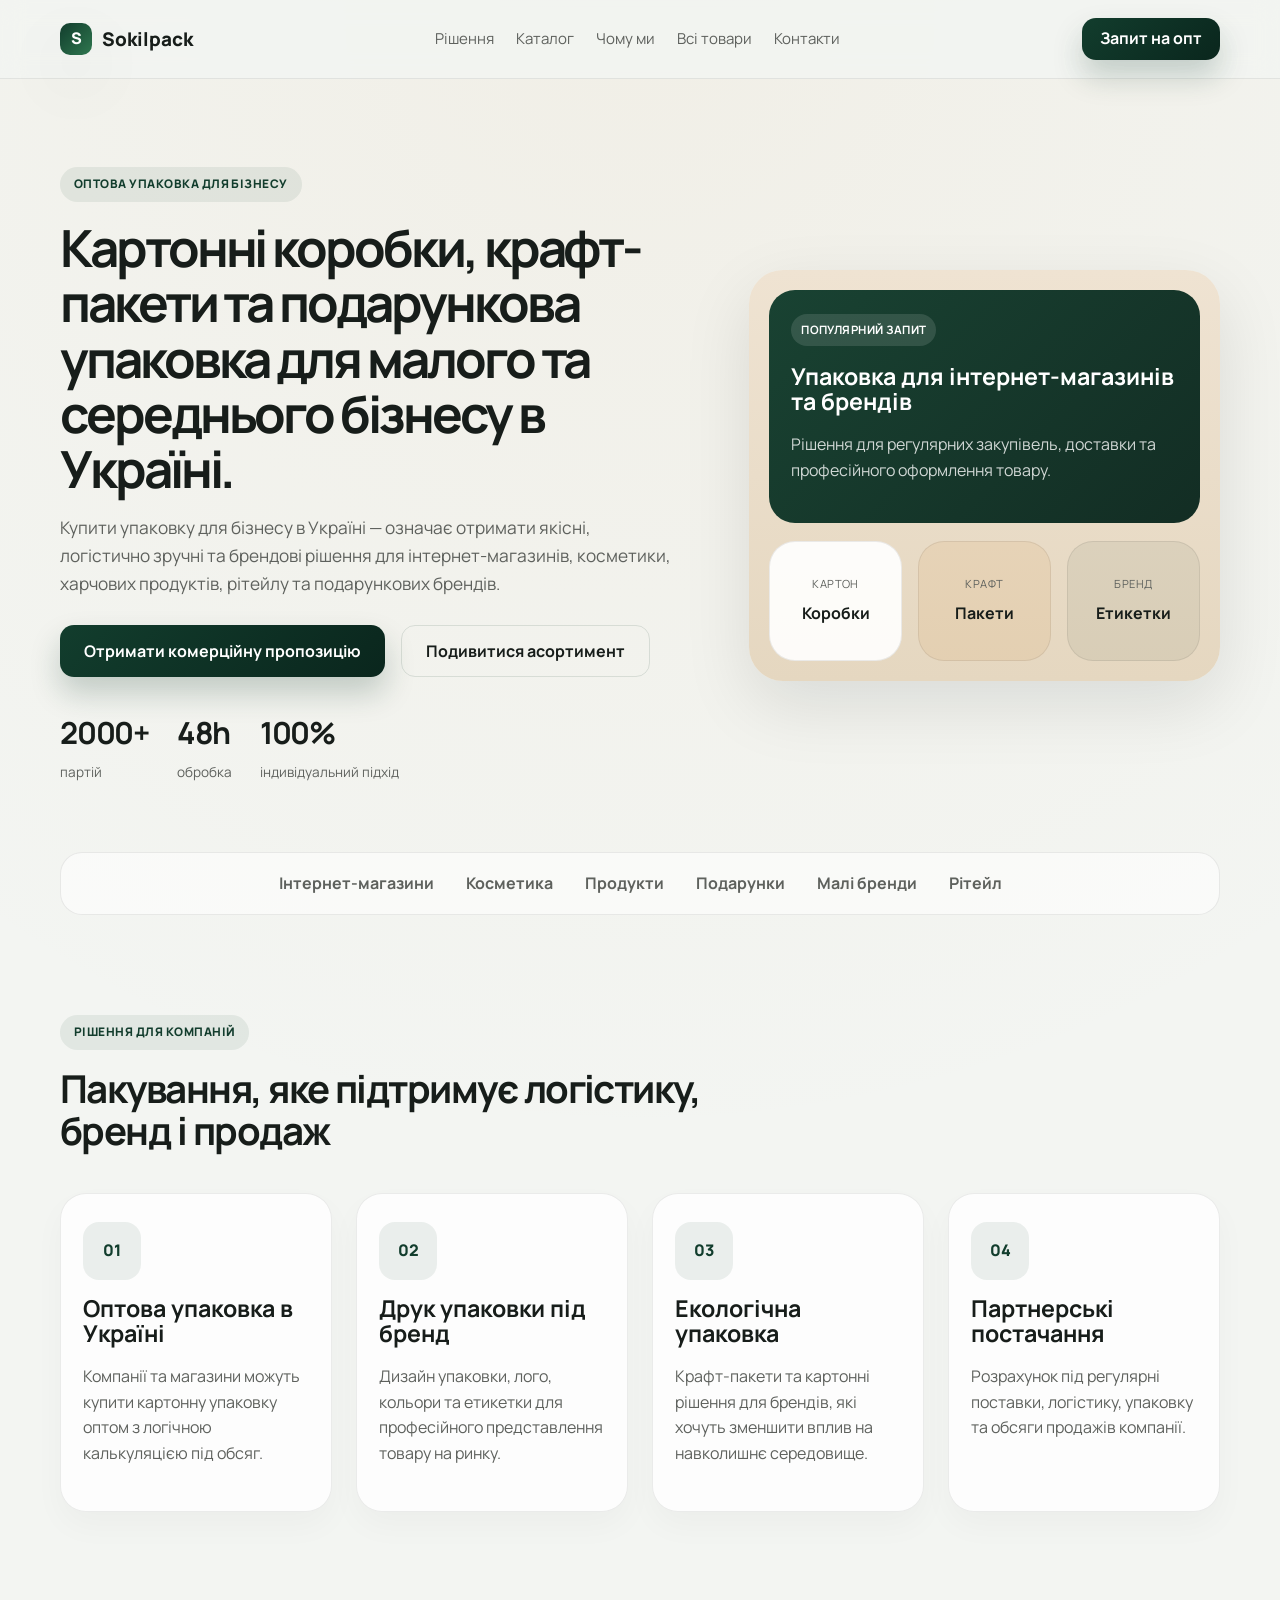
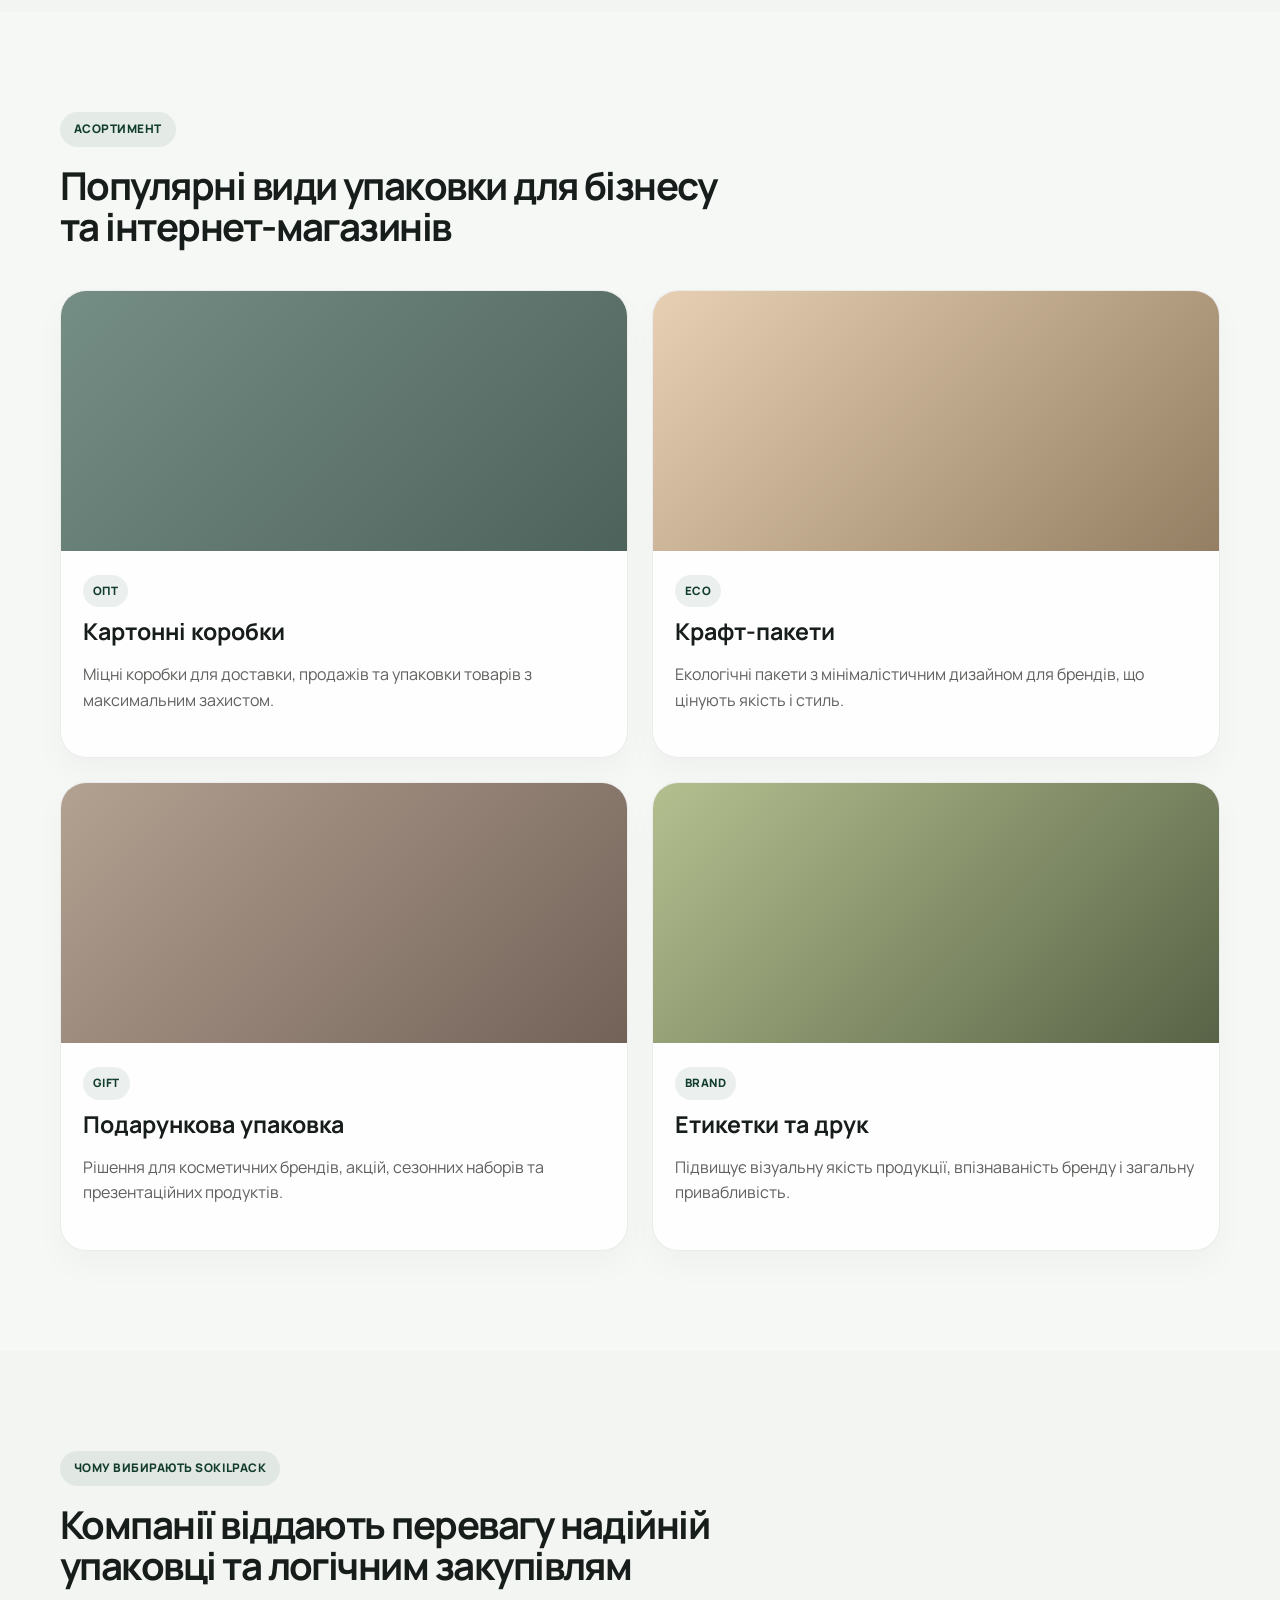
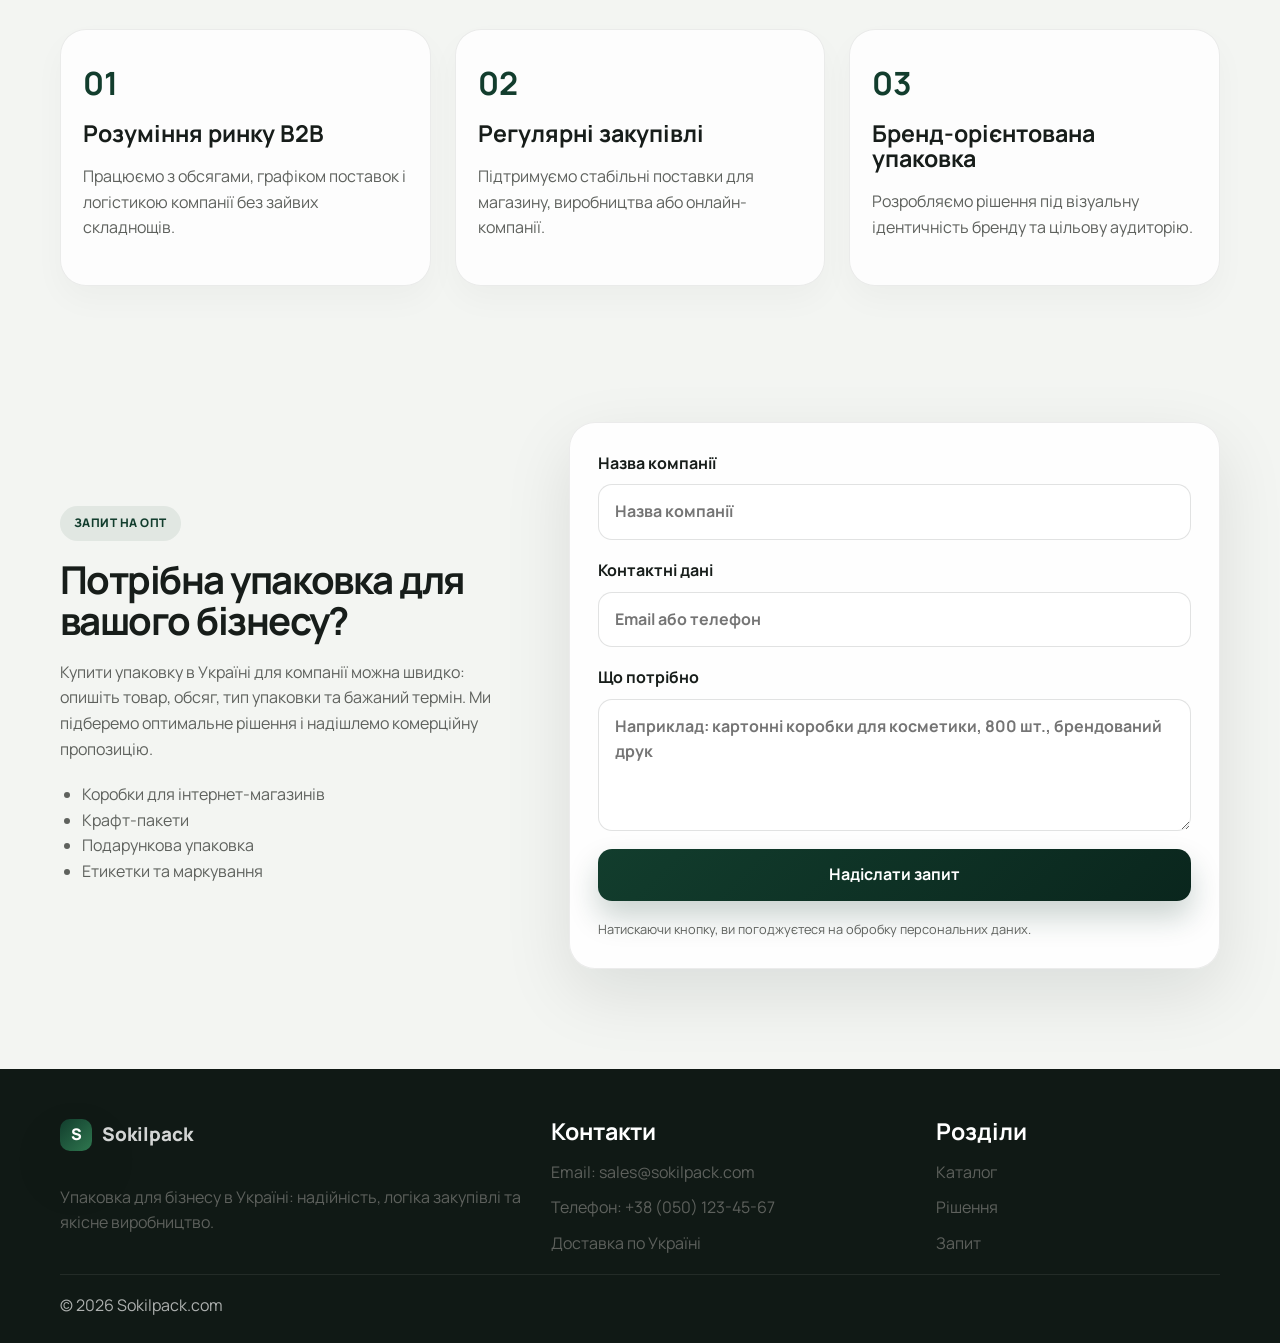
<file: index.html>
<!DOCTYPE html>
<html lang="uk">
  <head>
    <meta charset="UTF-8" />
    <meta name="viewport" content="width=device-width, initial-scale=1.0" />
    <meta name="robots" content="index, follow" />
    <meta name="description" content="Sokilpack — упаковка для бізнесу в Україні: картонні коробки, крафт-пакети, подарункова упаковка, друк упаковки та оптові рішення для компаній." />
    <meta name="keywords" content="упаковка для бізнесу, картонні коробки, крафт-пакети, подарункова упаковка, упаковка оптом, друк упаковки, коробки для інтернет-магазину, упаковка в Україні" />
    <meta property="og:title" content="Sokilpack | Упаковка для бізнесу в Україні" />
    <meta property="og:description" content="Купити упаковку для бізнесу в Україні: картонні коробки, пакети, подарункова упаковка та брендована тара під ваш продукт." />
    <meta property="og:type" content="website" />
    <meta property="og:url" content="https://sokilpack.com/" />
    <link rel="canonical" href="https://sokilpack.com/" />
    <title>Sokilpack | Упаковка для бізнесу в Україні</title>
    <link rel="preconnect" href="https://fonts.googleapis.com" />
    <link rel="preconnect" href="https://fonts.gstatic.com" crossorigin />
    <link href="https://fonts.googleapis.com/css2?family=Manrope:wght@400;500;600;700;800&display=swap" rel="stylesheet" />
    <link rel="stylesheet" href="styles.css" />
    <script type="application/ld+json">
      {
        "@context": "https://schema.org",
        "@type": "LocalBusiness",
        "name": "Sokilpack",
        "description": "Упаковка для бізнесу в Україні: картонні коробки, крафт-пакети, подарункова упаковка та друк упаковки.",
        "telephone": "+380501234567",
        "email": "sales@sokilpack.com",
        "areaServed": "Ukraine",
        "url": "https://sokilpack.com/"
      }
    </script>
  </head>
  <body>
    <header class="site-header">
      <div class="container nav">
        <div class="brand">
          <span class="brand-mark">S</span>
          <span>Sokilpack</span>
        </div>

        <nav class="main-nav" aria-label="Основна навігація">
          <a href="#solutions">Рішення</a>
          <a href="#catalog">Каталог</a>
          <a href="#why-us">Чому ми</a>
          <a href="catalog.html">Всі товари</a>
          <a href="#contacts">Контакти</a>
        </nav>

        <a class="button button-small" href="#order">Запит на опт</a>
      </div>
    </header>

    <main>
      <section class="hero">
        <div class="container hero-grid">
          <div class="hero-copy">
            <span class="eyebrow">Оптова упаковка для бізнесу</span>
            <h1>Картонні коробки, крафт-пакети та подарункова упаковка для малого та середнього бізнесу в Україні.</h1>
            <p class="lead">
              Купити упаковку для бізнесу в Україні — означає отримати якісні, логістично зручні та брендові рішення для інтернет-магазинів, косметики, харчових продуктів, рітейлу та подарункових брендів.
            </p>

            <div class="hero-actions">
              <a class="button" href="#order">Отримати комерційну пропозицію</a>
              <a class="button button-secondary" href="catalog.html">Подивитися асортимент</a>
            </div>

            <ul class="hero-stats">
              <li><strong>2000+</strong><span>партій</span></li>
              <li><strong>48h</strong><span>обробка</span></li>
              <li><strong>100%</strong><span>індивідуальний підхід</span></li>
            </ul>
          </div>

          <div class="hero-panel">
            <div class="panel-card panel-big">
              <span class="mini-tag">Популярний запит</span>
              <h3>Упаковка для інтернет-магазинів та брендів</h3>
              <p>Рішення для регулярних закупівель, доставки та професійного оформлення товару.</p>
            </div>
            <div class="mini-grid">
              <div class="panel-card panel-mini">
                <span>Картон</span>
                <strong>Коробки</strong>
              </div>
              <div class="panel-card panel-mini accent">
                <span>Крафт</span>
                <strong>Пакети</strong>
              </div>
              <div class="panel-card panel-mini warm">
                <span>Бренд</span>
                <strong>Етикетки</strong>
              </div>
            </div>
          </div>
        </div>
      </section>

      <section class="trust-bar">
        <div class="container trust-list">
          <span>Інтернет-магазини</span>
          <span>Косметика</span>
          <span>Продукти</span>
          <span>Подарунки</span>
          <span>Малі бренди</span>
          <span>Рітейл</span>
        </div>
      </section>

      <section id="solutions" class="section">
        <div class="container">
          <div class="section-head">
            <span class="eyebrow">Рішення для компаній</span>
            <h2>Пакування, яке підтримує логістику, бренд і продаж</h2>
          </div>

          <div class="features-grid">
            <article class="feature-card">
              <div class="icon">01</div>
              <h3>Оптова упаковка в Україні</h3>
              <p>Компанії та магазини можуть купити картонну упаковку оптом з логічною калькуляцією під обсяг.</p>
            </article>
            <article class="feature-card">
              <div class="icon">02</div>
              <h3>Друк упаковки під бренд</h3>
              <p>Дизайн упаковки, лого, кольори та етикетки для професійного представлення товару на ринку.</p>
            </article>
            <article class="feature-card">
              <div class="icon">03</div>
              <h3>Екологічна упаковка</h3>
              <p>Крафт-пакети та картонні рішення для брендів, які хочуть зменшити вплив на навколишнє середовище.</p>
            </article>
            <article class="feature-card">
              <div class="icon">04</div>
              <h3>Партнерські постачання</h3>
              <p>Розрахунок під регулярні поставки, логістику, упаковку та обсяги продажів компанії.</p>
            </article>
          </div>
        </div>
      </section>

      <section id="catalog" class="section alt-section">
        <div class="container">
          <div class="section-head">
            <span class="eyebrow">Асортимент</span>
            <h2>Популярні види упаковки для бізнесу та інтернет-магазинів</h2>
          </div>

          <div class="product-grid">
            <article class="product-card">
              <div class="product-image image-one"></div>
              <div class="product-content">
                <span class="tag">Опт</span>
                <h3><a href="products/kartonni-korobki.html">Картонні коробки</a></h3>
                <p>Міцні коробки для доставки, продажів та упаковки товарів з максимальним захистом.</p>
              </div>
            </article>

            <article class="product-card">
              <div class="product-image image-two"></div>
              <div class="product-content">
                <span class="tag">Eco</span>
                <h3><a href="products/kraft-pakety.html">Крафт-пакети</a></h3>
                <p>Екологічні пакети з мінімалістичним дизайном для брендів, що цінують якість і стиль.</p>
              </div>
            </article>

            <article class="product-card">
              <div class="product-image image-three"></div>
              <div class="product-content">
                <span class="tag">Gift</span>
                <h3><a href="products/podarunkova-upakovka.html">Подарункова упаковка</a></h3>
                <p>Рішення для косметичних брендів, акцій, сезонних наборів та презентаційних продуктів.</p>
              </div>
            </article>

            <article class="product-card">
              <div class="product-image image-four"></div>
              <div class="product-content">
                <span class="tag">Brand</span>
                <h3><a href="products/etyketky.html">Етикетки та друк</a></h3>
                <p>Підвищує візуальну якість продукції, впізнаваність бренду і загальну привабливість.</p>
              </div>
            </article>
          </div>
        </div>
      </section>

      <section id="why-us" class="section">
        <div class="container">
          <div class="section-head">
            <span class="eyebrow">Чому вибирають Sokilpack</span>
            <h2>Компанії віддають перевагу надійній упаковці та логічним закупівлям</h2>
          </div>

          <div class="why-grid">
            <div class="why-card">
              <strong>01</strong>
              <h3>Розуміння ринку B2B</h3>
              <p>Працюємо з обсягами, графіком поставок і логістикою компанії без зайвих складнощів.</p>
            </div>
            <div class="why-card">
              <strong>02</strong>
              <h3>Регулярні закупівлі</h3>
              <p>Підтримуємо стабільні поставки для магазину, виробництва або онлайн-компанії.</p>
            </div>
            <div class="why-card">
              <strong>03</strong>
              <h3>Бренд-орієнтована упаковка</h3>
              <p>Розробляємо рішення під візуальну ідентичність бренду та цільову аудиторію.</p>
            </div>
          </div>
        </div>
      </section>

      <section class="section form-section" id="order">
        <div class="container form-wrap">
          <div class="form-copy">
            <span class="eyebrow">Запит на опт</span>
            <h2>Потрібна упаковка для вашого бізнесу?</h2>
            <p>Купити упаковку в Україні для компанії можна швидко: опишіть товар, обсяг, тип упаковки та бажаний термін. Ми підберемо оптимальне рішення і надішлемо комерційну пропозицію.</p>
            <ul>
              <li>Коробки для інтернет-магазинів</li>
              <li>Крафт-пакети</li>
              <li>Подарункова упаковка</li>
              <li>Етикетки та маркування</li>
            </ul>
          </div>

          <form class="lead-form" id="leadForm">
            <label>
              Назва компанії
              <input type="text" name="company" placeholder="Назва компанії" required />
            </label>
            <label>
              Контактні дані
              <input type="text" name="contact" placeholder="Email або телефон" required />
            </label>
            <label>
              Що потрібно
              <textarea name="message" rows="4" placeholder="Наприклад: картонні коробки для косметики, 800 шт., брендований друк"></textarea>
            </label>
            <button type="submit" class="button">Надіслати запит</button>
            <p class="form-note">Натискаючи кнопку, ви погоджуєтеся на обробку персональних даних.</p>
          </form>
        </div>
      </section>
    </main>

    <footer id="contacts" class="site-footer">
      <div class="container footer-grid">
        <div>
          <div class="brand footer-brand">
            <span class="brand-mark">S</span>
            <span>Sokilpack</span>
          </div>
          <p>Упаковка для бізнесу в Україні: надійність, логіка закупівлі та якісне виробництво.</p>
        </div>

        <div>
          <h3>Контакти</h3>
          <ul>
            <li>Email: sales@sokilpack.com</li>
            <li>Телефон: +38 (050) 123-45-67</li>
            <li>Доставка по Україні</li>
          </ul>
        </div>

        <div>
          <h3>Розділи</h3>
          <ul>
            <li><a href="catalog.html">Каталог</a></li>
            <li><a href="#solutions">Рішення</a></li>
            <li><a href="#order">Запит</a></li>
          </ul>
        </div>
      </div>

      <div class="container copyright">
        <span>© <span id="year"></span> Sokilpack.com</span>
      </div>
    </footer>

    <script src="script.js"></script>
  </body>
</html>
</file>
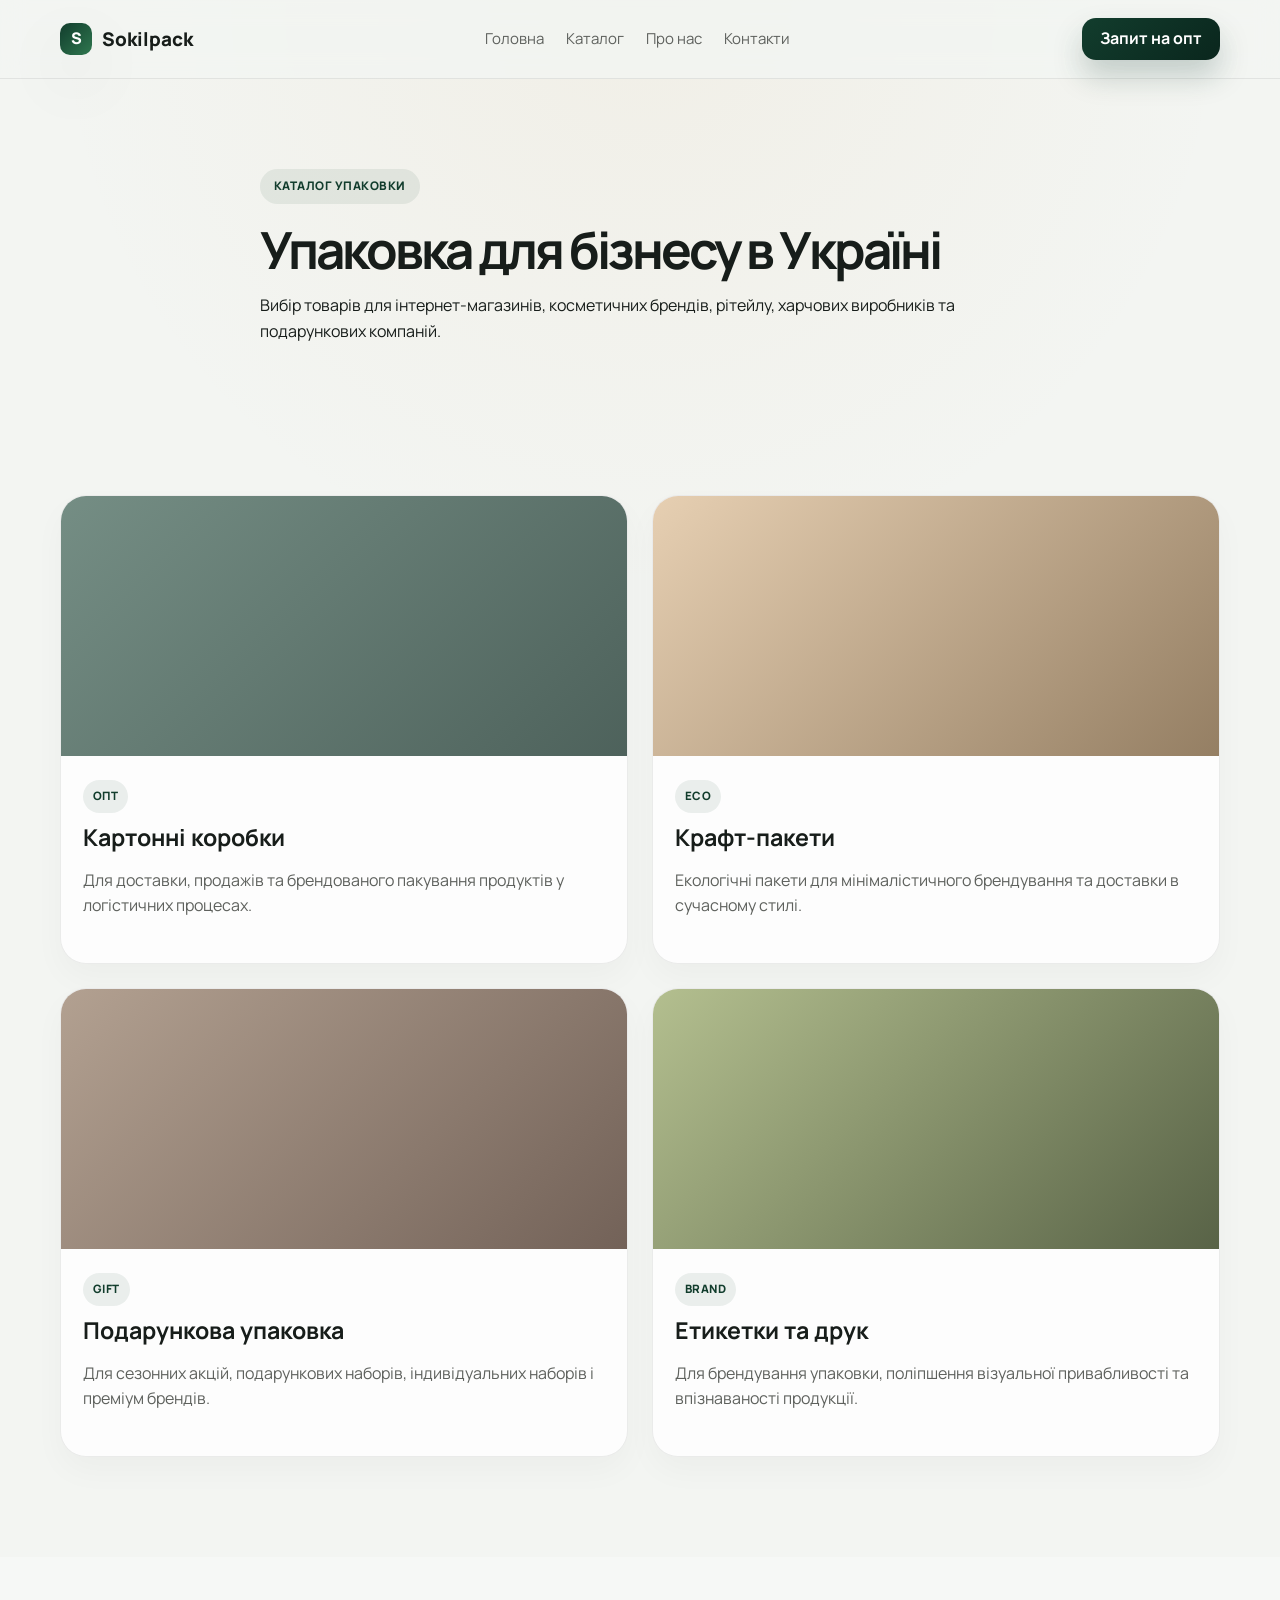
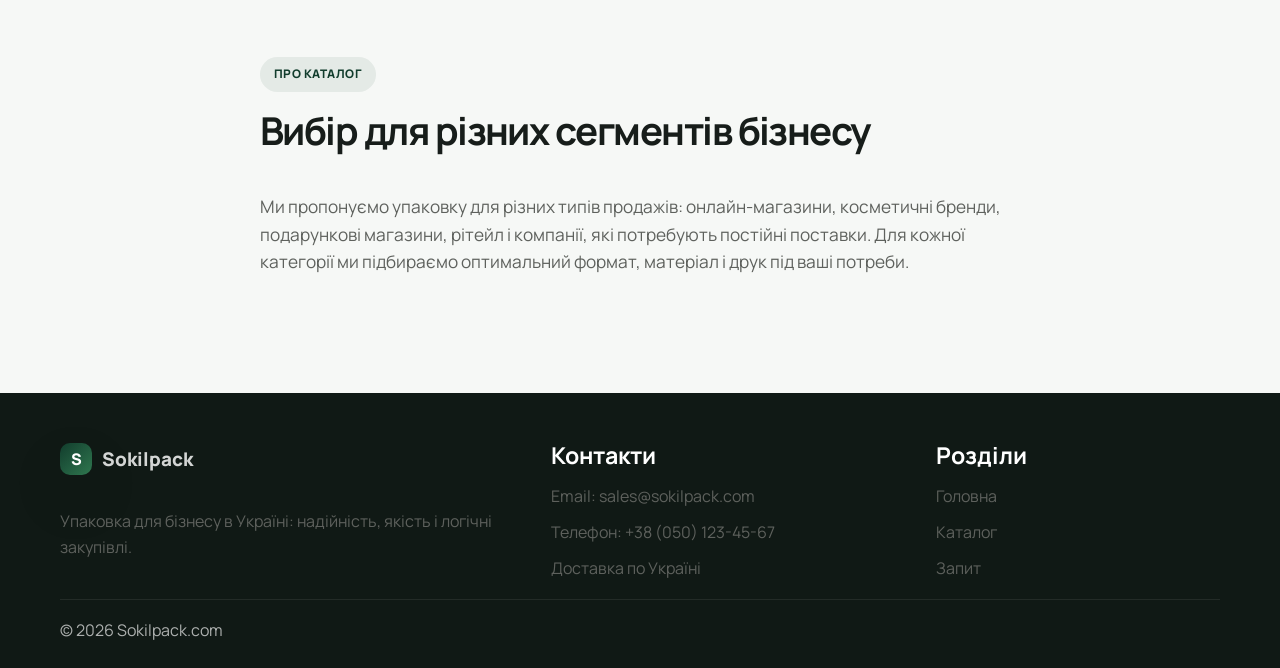
<file: catalog.html>
<!DOCTYPE html>
<html lang="uk">
  <head>
    <meta charset="UTF-8" />
    <meta name="viewport" content="width=device-width, initial-scale=1.0" />
    <meta name="description" content="Каталог упаковки для бізнесу в Україні: картонні коробки, крафт-пакети, подарункова упаковка, етикетки, друк та оптові рішення." />
    <meta name="keywords" content="каталог упаковки, картонні коробки, крафт-пакети, подарункова упаковка, етикетки для упаковки, друк упаковки, упаковка оптом" />
    <title>Каталог упаковки для бізнесу | Sokilpack</title>
    <link rel="preconnect" href="https://fonts.googleapis.com" />
    <link rel="preconnect" href="https://fonts.gstatic.com" crossorigin />
    <link href="https://fonts.googleapis.com/css2?family=Manrope:wght@400;500;600;700;800&display=swap" rel="stylesheet" />
    <link rel="stylesheet" href="styles.css" />
  </head>
  <body>
    <header class="site-header">
      <div class="container nav">
        <div class="brand">
          <span class="brand-mark">S</span>
          <span>Sokilpack</span>
        </div>

        <nav class="main-nav" aria-label="Основна навігація">
          <a href="index.html">Головна</a>
          <a href="#catalog">Каталог</a>
          <a href="#about">Про нас</a>
          <a href="#contacts">Контакти</a>
        </nav>

        <a class="button button-small" href="index.html#order">Запит на опт</a>
      </div>
    </header>

    <main>
      <section class="page-hero">
        <div class="container narrow">
          <span class="eyebrow">Каталог упаковки</span>
          <h1>Упаковка для бізнесу в Україні</h1>
          <p>Вибір товарів для інтернет-магазинів, косметичних брендів, рітейлу, харчових виробників та подарункових компаній.</p>
        </div>
      </section>

      <section id="catalog" class="section">
        <div class="container">
          <div class="product-grid product-grid-wide">
            <article class="product-card">
              <div class="product-image image-one"></div>
              <div class="product-content">
                <span class="tag">Опт</span>
                <h3><a href="products/kartonni-korobki.html">Картонні коробки</a></h3>
                <p>Для доставки, продажів та брендованого пакування продуктів у логістичних процесах.</p>
              </div>
            </article>

            <article class="product-card">
              <div class="product-image image-two"></div>
              <div class="product-content">
                <span class="tag">Eco</span>
                <h3><a href="products/kraft-pakety.html">Крафт-пакети</a></h3>
                <p>Екологічні пакети для мінімалістичного брендування та доставки в сучасному стилі.</p>
              </div>
            </article>

            <article class="product-card">
              <div class="product-image image-three"></div>
              <div class="product-content">
                <span class="tag">Gift</span>
                <h3><a href="products/podarunkova-upakovka.html">Подарункова упаковка</a></h3>
                <p>Для сезонних акцій, подарункових наборів, індивідуальних наборів і преміум брендів.</p>
              </div>
            </article>

            <article class="product-card">
              <div class="product-image image-four"></div>
              <div class="product-content">
                <span class="tag">Brand</span>
                <h3><a href="products/etyketky.html">Етикетки та друк</a></h3>
                <p>Для брендування упаковки, поліпшення візуальної привабливості та впізнаваності продукції.</p>
              </div>
            </article>
          </div>
        </div>
      </section>

      <section id="about" class="section alt-section">
        <div class="container narrow">
          <div class="section-head">
            <span class="eyebrow">Про каталог</span>
            <h2>Вибір для різних сегментів бізнесу</h2>
          </div>
          <p class="info-block">
            Ми пропонуємо упаковку для різних типів продажів: онлайн-магазини, косметичні бренди, подарункові магазини, рітейл і компанії, які потребують постійні поставки. Для кожної категорії ми підбираємо оптимальний формат, матеріал і друк під ваші потреби.
          </p>
        </div>
      </section>
    </main>

    <footer id="contacts" class="site-footer">
      <div class="container footer-grid">
        <div>
          <div class="brand footer-brand">
            <span class="brand-mark">S</span>
            <span>Sokilpack</span>
          </div>
          <p>Упаковка для бізнесу в Україні: надійність, якість і логічні закупівлі.</p>
        </div>

        <div>
          <h3>Контакти</h3>
          <ul>
            <li>Email: sales@sokilpack.com</li>
            <li>Телефон: +38 (050) 123-45-67</li>
            <li>Доставка по Україні</li>
          </ul>
        </div>

        <div>
          <h3>Розділи</h3>
          <ul>
            <li><a href="index.html">Головна</a></li>
            <li><a href="#catalog">Каталог</a></li>
            <li><a href="index.html#order">Запит</a></li>
          </ul>
        </div>
      </div>

      <div class="container copyright">
        <span>© <span id="year"></span> Sokilpack.com</span>
      </div>
    </footer>

    <script src="script.js"></script>
  </body>
</html>
</file>
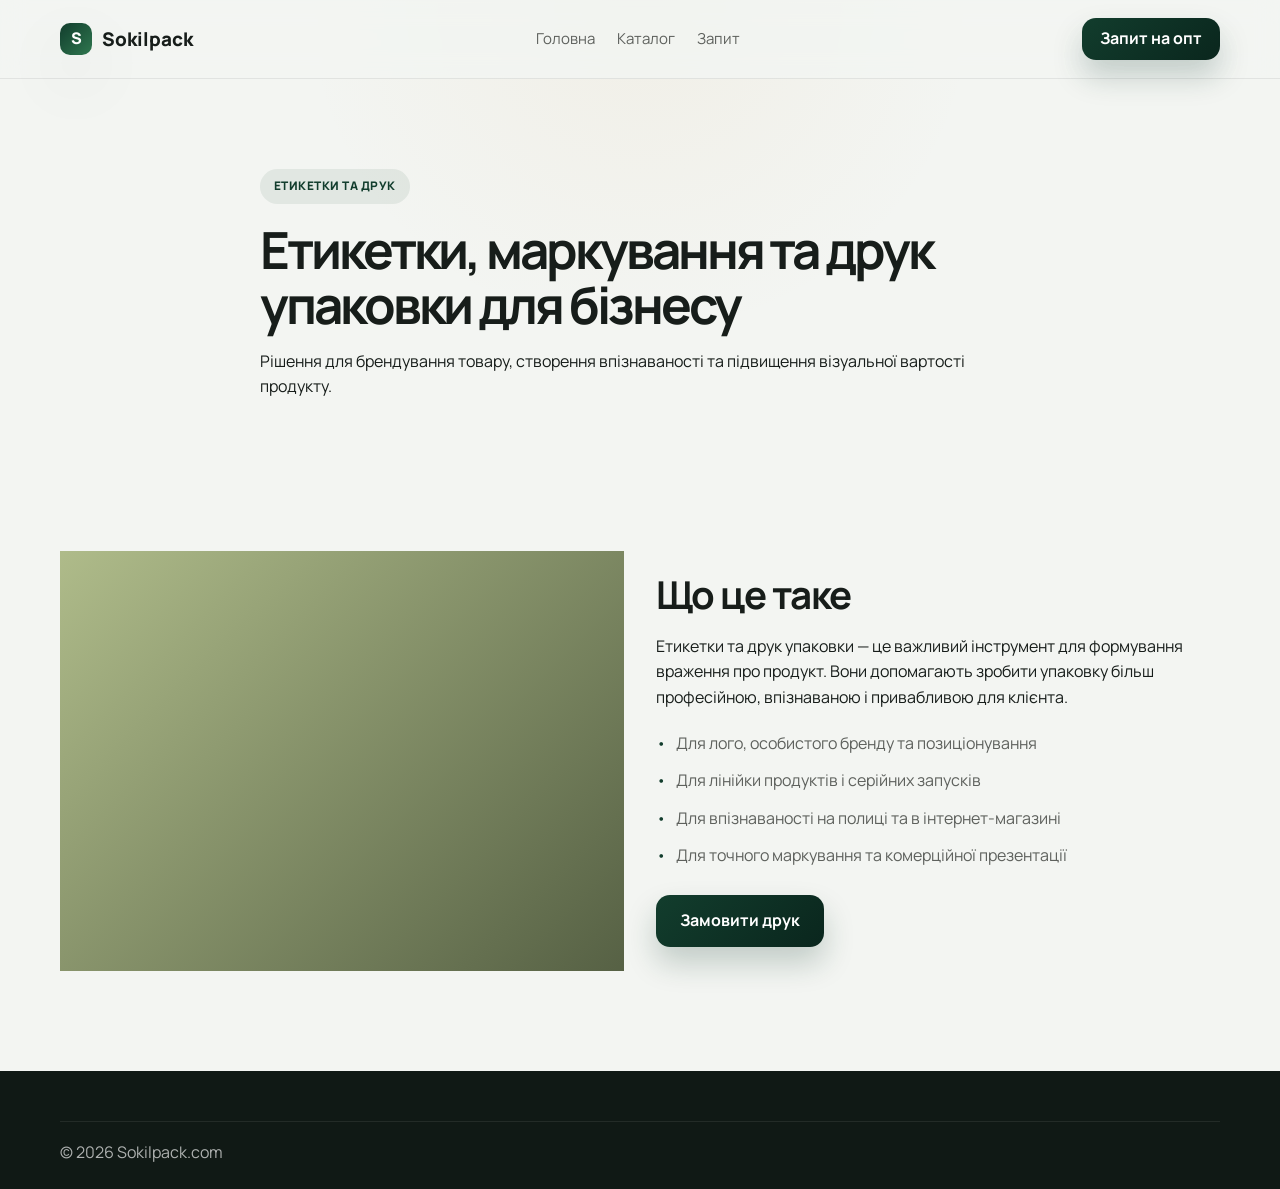
<file: products/etyketky.html>
<!DOCTYPE html>
<html lang="uk">
  <head>
    <meta charset="UTF-8" />
    <meta name="viewport" content="width=device-width, initial-scale=1.0" />
    <meta name="description" content="Етикетки та друк упаковки для брендування товару в Україні. Індивідуальні рішення для бізнесу від Sokilpack." />
    <meta name="keywords" content="етикетки для упаковки, друк упаковки, брендована упаковка, маркування товарів, лого на упаковці" />
    <title>Етикетки та друк упаковки | Sokilpack</title>
    <link rel="preconnect" href="https://fonts.googleapis.com" />
    <link rel="preconnect" href="https://fonts.gstatic.com" crossorigin />
    <link href="https://fonts.googleapis.com/css2?family=Manrope:wght@400;500;600;700;800&display=swap" rel="stylesheet" />
    <link rel="stylesheet" href="../styles.css" />
  </head>
  <body>
    <header class="site-header">
      <div class="container nav">
        <div class="brand">
          <span class="brand-mark">S</span>
          <span>Sokilpack</span>
        </div>
        <nav class="main-nav" aria-label="Основна навігація">
          <a href="../index.html">Головна</a>
          <a href="../catalog.html">Каталог</a>
          <a href="../index.html#order">Запит</a>
        </nav>
        <a class="button button-small" href="../index.html#order">Запит на опт</a>
      </div>
    </header>

    <main>
      <section class="page-hero">
        <div class="container narrow">
          <span class="eyebrow">Етикетки та друк</span>
          <h1>Етикетки, маркування та друк упаковки для бізнесу</h1>
          <p>Рішення для брендування товару, створення впізнаваності та підвищення візуальної вартості продукту.</p>
        </div>
      </section>

      <section class="section">
        <div class="container product-layout">
          <div class="product-visual image-four large-visual"></div>
          <div class="product-copy">
            <h2>Що це таке</h2>
            <p>Етикетки та друк упаковки — це важливий інструмент для формування враження про продукт. Вони допомагають зробити упаковку більш професійною, впізнаваною і привабливою для клієнта.</p>
            <ul class="check-list">
              <li>Для лого, особистого бренду та позиціонування</li>
              <li>Для лінійки продуктів і серійних запусків</li>
              <li>Для впізнаваності на полиці та в інтернет-магазині</li>
              <li>Для точного маркування та комерційної презентації</li>
            </ul>
            <a class="button" href="../index.html#order">Замовити друк</a>
          </div>
        </div>
      </section>
    </main>

    <footer class="site-footer">
      <div class="container copyright">
        <span>© <span id="year"></span> Sokilpack.com</span>
      </div>
    </footer>

    <script src="../script.js"></script>
  </body>
</html>
</file>
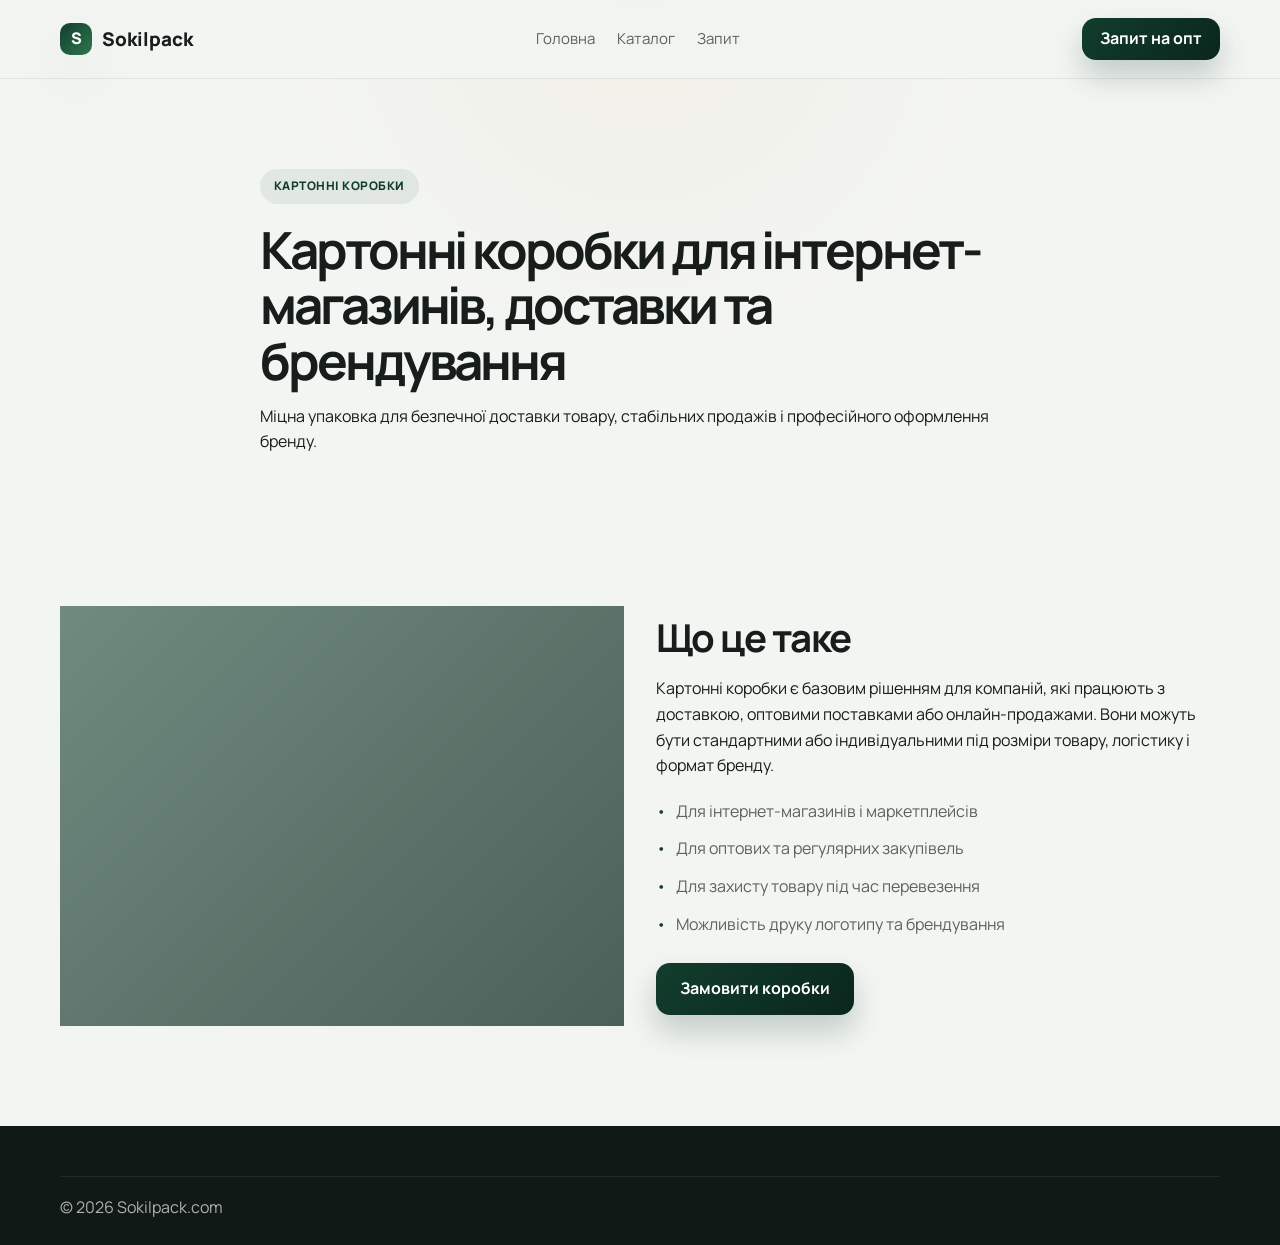
<file: products/kartonni-korobki.html>
<!DOCTYPE html>
<html lang="uk">
  <head>
    <meta charset="UTF-8" />
    <meta name="viewport" content="width=device-width, initial-scale=1.0" />
    <meta name="description" content="Картонні коробки для інтернет-магазинів, доставки та брендування в Україні. Опт і індивідуальні розміри від Sokilpack." />
    <meta name="keywords" content="картонні коробки, коробки для інтернет-магазину, картонна упаковка, коробки оптом, упаковка для доставки" />
    <title>Картонні коробки для бізнесу | Sokilpack</title>
    <link rel="preconnect" href="https://fonts.googleapis.com" />
    <link rel="preconnect" href="https://fonts.gstatic.com" crossorigin />
    <link href="https://fonts.googleapis.com/css2?family=Manrope:wght@400;500;600;700;800&display=swap" rel="stylesheet" />
    <link rel="stylesheet" href="../styles.css" />
  </head>
  <body>
    <header class="site-header">
      <div class="container nav">
        <div class="brand">
          <span class="brand-mark">S</span>
          <span>Sokilpack</span>
        </div>
        <nav class="main-nav" aria-label="Основна навігація">
          <a href="../index.html">Головна</a>
          <a href="../catalog.html">Каталог</a>
          <a href="../index.html#order">Запит</a>
        </nav>
        <a class="button button-small" href="../index.html#order">Запит на опт</a>
      </div>
    </header>

    <main>
      <section class="page-hero">
        <div class="container narrow">
          <span class="eyebrow">Картонні коробки</span>
          <h1>Картонні коробки для інтернет-магазинів, доставки та брендування</h1>
          <p>Міцна упаковка для безпечної доставки товару, стабільних продажів і професійного оформлення бренду.</p>
        </div>
      </section>

      <section class="section">
        <div class="container product-layout">
          <div class="product-visual image-one large-visual"></div>
          <div class="product-copy">
            <h2>Що це таке</h2>
            <p>Картонні коробки є базовим рішенням для компаній, які працюють з доставкою, оптовими поставками або онлайн-продажами. Вони можуть бути стандартними або індивідуальними під розміри товару, логістику і формат бренду.</p>
            <ul class="check-list">
              <li>Для інтернет-магазинів і маркетплейсів</li>
              <li>Для оптових та регулярних закупівель</li>
              <li>Для захисту товару під час перевезення</li>
              <li>Можливість друку логотипу та брендування</li>
            </ul>
            <a class="button" href="../index.html#order">Замовити коробки</a>
          </div>
        </div>
      </section>
    </main>

    <footer class="site-footer">
      <div class="container copyright">
        <span>© <span id="year"></span> Sokilpack.com</span>
      </div>
    </footer>

    <script src="../script.js"></script>
  </body>
</html>
</file>
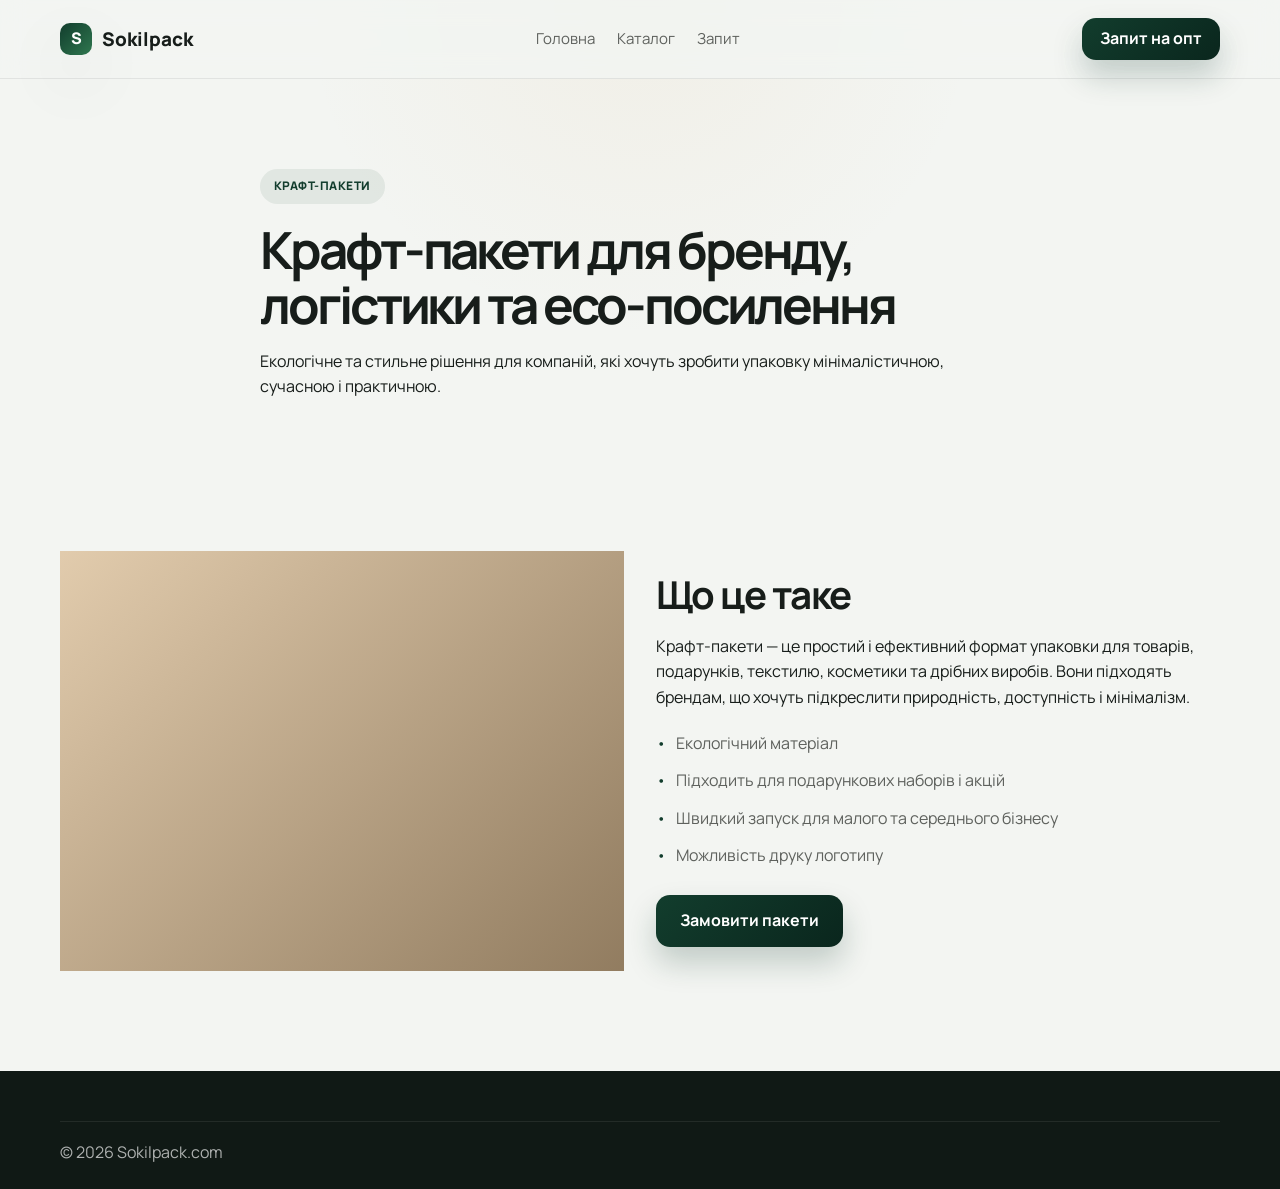
<file: products/kraft-pakety.html>
<!DOCTYPE html>
<html lang="uk">
  <head>
    <meta charset="UTF-8" />
    <meta name="viewport" content="width=device-width, initial-scale=1.0" />
    <meta name="description" content="Крафт-пакети для бізнесу в Україні: екологічна упаковка, мінімалістичний дизайн та оптові партії для брендів." />
    <meta name="keywords" content="крафт-пакети, екологічна упаковка, пакети для бізнесу, пакети оптом, пакети для бренду" />
    <title>Крафт-пакети для бізнесу | Sokilpack</title>
    <link rel="preconnect" href="https://fonts.googleapis.com" />
    <link rel="preconnect" href="https://fonts.gstatic.com" crossorigin />
    <link href="https://fonts.googleapis.com/css2?family=Manrope:wght@400;500;600;700;800&display=swap" rel="stylesheet" />
    <link rel="stylesheet" href="../styles.css" />
  </head>
  <body>
    <header class="site-header">
      <div class="container nav">
        <div class="brand">
          <span class="brand-mark">S</span>
          <span>Sokilpack</span>
        </div>
        <nav class="main-nav" aria-label="Основна навігація">
          <a href="../index.html">Головна</a>
          <a href="../catalog.html">Каталог</a>
          <a href="../index.html#order">Запит</a>
        </nav>
        <a class="button button-small" href="../index.html#order">Запит на опт</a>
      </div>
    </header>

    <main>
      <section class="page-hero">
        <div class="container narrow">
          <span class="eyebrow">Крафт-пакети</span>
          <h1>Крафт-пакети для бренду, логістики та eco-посилення</h1>
          <p>Екологічне та стильне рішення для компаній, які хочуть зробити упаковку мінімалістичною, сучасною і практичною.</p>
        </div>
      </section>

      <section class="section">
        <div class="container product-layout">
          <div class="product-visual image-two large-visual"></div>
          <div class="product-copy">
            <h2>Що це таке</h2>
            <p>Крафт-пакети — це простий і ефективний формат упаковки для товарів, подарунків, текстилю, косметики та дрібних виробів. Вони підходять брендам, що хочуть підкреслити природність, доступність і мінімалізм.</p>
            <ul class="check-list">
              <li>Екологічний матеріал</li>
              <li>Підходить для подарункових наборів і акцій</li>
              <li>Швидкий запуск для малого та середнього бізнесу</li>
              <li>Можливість друку логотипу</li>
            </ul>
            <a class="button" href="../index.html#order">Замовити пакети</a>
          </div>
        </div>
      </section>
    </main>

    <footer class="site-footer">
      <div class="container copyright">
        <span>© <span id="year"></span> Sokilpack.com</span>
      </div>
    </footer>

    <script src="../script.js"></script>
  </body>
</html>
</file>
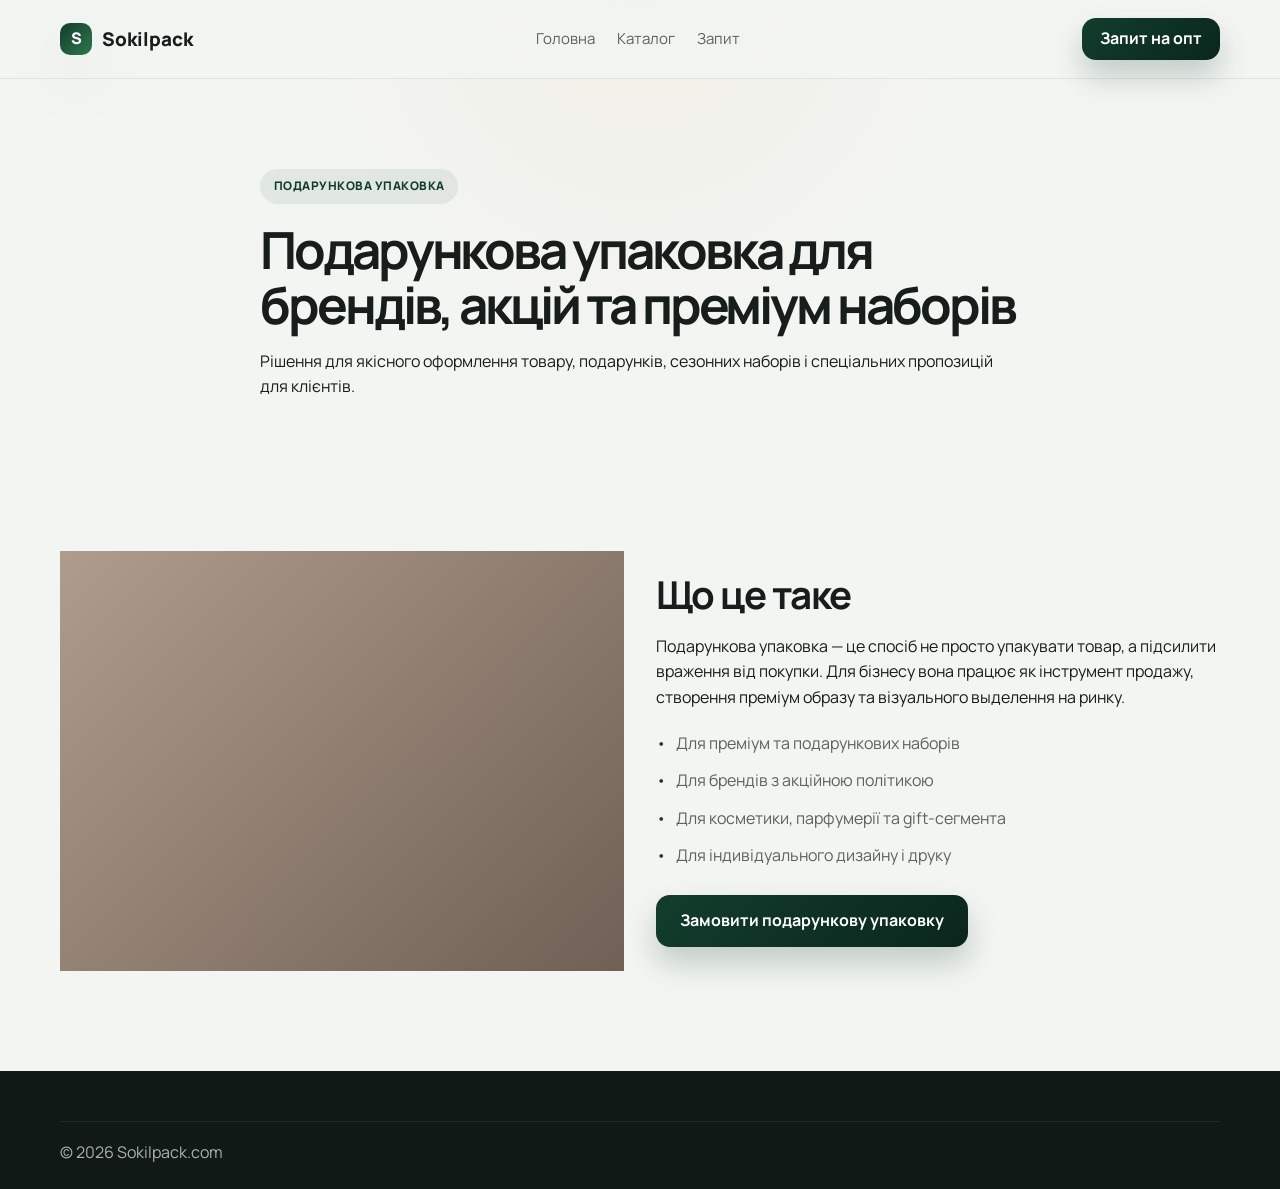
<file: products/podarunkova-upakovka.html>
<!DOCTYPE html>
<html lang="uk">
  <head>
    <meta charset="UTF-8" />
    <meta name="viewport" content="width=device-width, initial-scale=1.0" />
    <meta name="description" content="Подарункова упаковка для брендів, акцій та бізнесу в Україні. Індивідуальні рішення для преміум упаковки від Sokilpack." />
    <meta name="keywords" content="подарункова упаковка, подарункові коробки, упаковка для бренду, преміум упаковка, подарункова тара" />
    <title>Подарункова упаковка | Sokilpack</title>
    <link rel="preconnect" href="https://fonts.googleapis.com" />
    <link rel="preconnect" href="https://fonts.gstatic.com" crossorigin />
    <link href="https://fonts.googleapis.com/css2?family=Manrope:wght@400;500;600;700;800&display=swap" rel="stylesheet" />
    <link rel="stylesheet" href="../styles.css" />
  </head>
  <body>
    <header class="site-header">
      <div class="container nav">
        <div class="brand">
          <span class="brand-mark">S</span>
          <span>Sokilpack</span>
        </div>
        <nav class="main-nav" aria-label="Основна навігація">
          <a href="../index.html">Головна</a>
          <a href="../catalog.html">Каталог</a>
          <a href="../index.html#order">Запит</a>
        </nav>
        <a class="button button-small" href="../index.html#order">Запит на опт</a>
      </div>
    </header>

    <main>
      <section class="page-hero">
        <div class="container narrow">
          <span class="eyebrow">Подарункова упаковка</span>
          <h1>Подарункова упаковка для брендів, акцій та преміум наборів</h1>
          <p>Рішення для якісного оформлення товару, подарунків, сезонних наборів і спеціальних пропозицій для клієнтів.</p>
        </div>
      </section>

      <section class="section">
        <div class="container product-layout">
          <div class="product-visual image-three large-visual"></div>
          <div class="product-copy">
            <h2>Що це таке</h2>
            <p>Подарункова упаковка — це спосіб не просто упакувати товар, а підсилити враження від покупки. Для бізнесу вона працює як інструмент продажу, створення преміум образу та візуального выделення на ринку.</p>
            <ul class="check-list">
              <li>Для преміум та подарункових наборів</li>
              <li>Для брендів з акційною політикою</li>
              <li>Для косметики, парфумерії та gift-сегмента</li>
              <li>Для індивідуального дизайну і друку</li>
            </ul>
            <a class="button" href="../index.html#order">Замовити подарункову упаковку</a>
          </div>
        </div>
      </section>
    </main>

    <footer class="site-footer">
      <div class="container copyright">
        <span>© <span id="year"></span> Sokilpack.com</span>
      </div>
    </footer>

    <script src="../script.js"></script>
  </body>
</html>
</file>
<file: styles.css>
:root {
  --bg: #f3f5f2;
  --bg-soft: #edf3ee;
  --surface: rgba(255, 255, 255, 0.84);
  --surface-strong: #ffffff;
  --primary: #123d2d;
  --primary-deep: #0a261d;
  --primary-soft: rgba(18, 61, 45, 0.08);
  --accent: #d8a560;
  --text: #171d1a;
  --muted: #5e615d;
  --border: rgba(18, 24, 21, 0.08);
  --shadow: 0 24px 68px rgba(12, 19, 16, 0.1);
}

* { box-sizing: border-box; }
html { scroll-behavior: smooth; }
body {
  margin: 0;
  font-family: "Manrope", sans-serif;
  color: var(--text);
  background: radial-gradient(circle at top, rgba(216, 165, 96, 0.08), transparent 25%), var(--bg);
  line-height: 1.6;
}
img { max-width: 100%; display: block; }
a { color: inherit; text-decoration: none; }
button, input, textarea { font: inherit; }
.container { width: min(1160px, calc(100% - 32px)); margin: 0 auto; }

.site-header {
  position: sticky;
  top: 0; z-index: 50;
  background: rgba(243, 245, 242, 0.78);
  backdrop-filter: blur(12px);
  border-bottom: 1px solid var(--border);
}

.nav { display: flex; align-items: center; justify-content: space-between; min-height: 78px; gap: 18px; }
.brand { display: inline-flex; align-items: center; gap: 10px; font-weight: 800; font-size: 1.18rem; }
.brand-mark {
  width: 32px; height: 32px; display: inline-flex; align-items: center; justify-content: center;
  border-radius: 10px; background: linear-gradient(135deg, var(--primary), #2f774f); color: white; font-size: 1rem;
  box-shadow: var(--shadow);
}
.main-nav { display: flex; align-items: center; gap: 22px; color: var(--muted); font-size: 0.94rem; }
.main-nav a:hover { color: var(--text); }

.button {
  display: inline-flex; align-items: center; justify-content: center; min-height: 52px; padding: 0 24px;
  border-radius: 14px; border: none; background: linear-gradient(135deg, var(--primary), var(--primary-deep));
  color: white; font-weight: 700; box-shadow: 0 16px 30px rgba(18, 61, 45, 0.22); cursor: pointer; transition: transform .2s ease;
}
.button:hover { transform: translateY(-1px); }
.button-small { min-height: 42px; padding: 0 18px; }
.button-secondary {
  background: transparent; color: var(--text); border: 1px solid rgba(18, 61, 45, 0.12); box-shadow: none;
}

.hero { padding: 88px 0 52px; }
.hero-grid { display: grid; grid-template-columns: 1.15fr 0.85fr; align-items: center; gap: 52px; }
.eyebrow {
  display: inline-flex; align-items: center; margin-bottom: 18px; padding: 8px 14px; border-radius: 999px;
  background: rgba(18, 61, 45, 0.08); color: var(--primary); font-size: 0.74rem; letter-spacing: 0.04em;
  text-transform: uppercase; font-weight: 800;
}
.eyebrow.light { background: rgba(255,255,255,0.12); color: white; }

h1,h2,h3 { margin: 0 0 18px; line-height: 1.08; }
h1 { font-size: clamp(2.6rem, 4vw, 4.3rem); letter-spacing: -0.06em; }
h2 { font-size: clamp(2rem, 3vw, 3rem); letter-spacing: -0.04em; }
h3 { font-size: 1.45rem; }
.lead { max-width: 620px; margin-bottom: 28px; color: var(--muted); font-size: 1.08rem; }
.hero-actions { display: flex; flex-wrap: wrap; gap: 16px; margin-bottom: 32px; }
.hero-stats { list-style: none; margin: 0; padding: 0; display: flex; gap: 28px; flex-wrap: wrap; }
.hero-stats li { display: flex; flex-direction: column; gap: 4px; }
.hero-stats strong { font-size: 1.9rem; letter-spacing: -0.04em; }
.hero-stats span { color: var(--muted); font-size: 0.85rem; }

.hero-panel { position: relative; padding: 20px; border-radius: 34px; background: linear-gradient(180deg, #efe3d2 0%, #e5d7c0 100%); box-shadow: var(--shadow); }
.panel-card { position: relative; z-index: 1; border-radius: 26px; padding: 24px 22px; background: rgba(255,255,255,0.82); border: 1px solid var(--border); }
.panel-big { min-height: 230px; background: linear-gradient(135deg, rgba(18,61,45,0.97), rgba(10,38,29,0.96)); color: white; border: none; }
.panel-big p { color: rgba(255,255,255,0.8); }
.mini-tag { display: inline-block; margin-bottom: 18px; padding: 7px 10px; border-radius: 999px; background: rgba(255,255,255,0.12); font-size: 0.72rem; letter-spacing: 0.04em; text-transform: uppercase; font-weight: 700; }
.mini-grid { display: grid; grid-template-columns: repeat(3, minmax(0,1fr)); gap: 16px; margin-top: 18px; }
.panel-mini { min-height: 120px; display: flex; flex-direction: column; justify-content: center; gap: 8px; text-align: center; background: rgba(255,255,255,0.9); }
.panel-mini span { text-transform: uppercase; letter-spacing: 0.04em; font-size: 0.7rem; color: var(--muted); }
.panel-mini.accent { background: rgba(216,165,96,0.14); }
.panel-mini.warm { background: rgba(18,61,45,0.06); }

.trust-bar { padding: 16px 0 0; }
.trust-list {
  display: flex; flex-wrap: wrap; justify-content: center; gap: 18px 32px; padding: 18px 24px; border-radius: 22px;
  background: rgba(255,255,255,0.56); border: 1px solid var(--border); color: var(--muted); font-weight: 700;
}

.section { padding: 100px 0; }
.alt-section, .process-section { background: rgba(255,255,255,0.26); }
.section-head { max-width: 700px; margin-bottom: 42px; }
.features-grid, .product-grid, .why-grid, .steps-grid, .pricing-grid { display: grid; gap: 24px; }
.features-grid { grid-template-columns: repeat(4, minmax(0,1fr)); }
.feature-card, .product-card, .why-card, .step, .price-card { background: rgba(255,255,255,0.82); border: 1px solid var(--border); border-radius: 26px; box-shadow: 0 14px 32px rgba(14,20,18,0.03); }
.feature-card { padding: 28px 22px; }
.icon { width: 58px; height: 58px; display: flex; align-items: center; justify-content: center; border-radius: 16px; margin-bottom: 16px; background: rgba(18,61,45,0.08); color: var(--primary); font-weight: 800; }
.feature-card p, .product-content p, .why-card p, .step p, .price-card li, .form-copy p, .site-footer p, .site-footer li, .form-copy li { color: var(--muted); }
.product-grid { grid-template-columns: repeat(2, minmax(0,1fr)); }
.product-grid-wide { grid-template-columns: repeat(2, minmax(0,1fr)); }
.product-card { overflow: hidden; }
.product-image { height: 260px; background-size: cover; background-position: center; }
.image-one { background: linear-gradient(135deg, rgba(18,61,45,0.58), rgba(10,38,29,0.72)), url('https://images.unsplash.com/photo-1556740749-887f6717d7e4?auto=format&fit=crop&w=900&q=80') center/cover; }
.image-two { background: linear-gradient(135deg, rgba(208,162,104,0.5), rgba(104,73,34,0.7)), url('https://images.unsplash.com/photo-1521572267360-ee0c2909d518?auto=format&fit=crop&w=900&q=80') center/cover; }
.image-three { background: linear-gradient(135deg, rgba(120,88,60,0.56), rgba(56,32,18,0.7)), url('https://images.unsplash.com/photo-1512436991641-6745cdb1723f?auto=format&fit=crop&w=900&q=80') center/cover; }
.image-four { background: linear-gradient(135deg, rgba(112,134,42,0.52), rgba(47,60,25,0.8)), url('https://images.unsplash.com/photo-1524758631624-e2822e304c36?auto=format&fit=crop&w=900&q=80') center/cover; }
.product-content { padding: 24px 22px 28px; }
.tag { display: inline-block; margin-bottom: 12px; padding: 7px 10px; border-radius: 999px; background: rgba(18,61,45,0.08); color: var(--primary); font-size: 0.72rem; font-weight: 800; letter-spacing: 0.04em; text-transform: uppercase; }
.why-grid { grid-template-columns: repeat(3, minmax(0,1fr)); }
.why-card { padding: 28px 22px; }
.why-card strong { display: block; margin-bottom: 12px; font-size: 2rem; color: var(--primary); }
.form-section { padding-top: 36px; }
.form-wrap { display: grid; grid-template-columns: 0.85fr 1.15fr; gap: 28px; align-items: center; }
.form-copy { padding-right: 26px; }
.form-copy ul { list-style: disc; padding-left: 22px; margin: 20px 0 0; }
.lead-form { display: grid; gap: 18px; padding: 28px; border-radius: 26px; background: rgba(255,255,255,0.9); border: 1px solid var(--border); box-shadow: var(--shadow); }
.lead-form label { display: grid; gap: 8px; font-weight: 700; }
.lead-form input, .lead-form textarea { width: 100%; border: 1px solid rgba(13,19,16,0.12); border-radius: 14px; background: white; padding: 14px 16px; color: var(--text); }
.lead-form input:focus, .lead-form textarea:focus { border-color: rgba(18,61,45,0.45); outline: 2px solid rgba(18,61,45,0.15); }
.form-note { margin: 0; font-size: 0.8rem; color: var(--muted); }
.site-footer { padding: 50px 0 24px; background: #101915; color: rgba(255,255,255,0.82); }
.footer-grid { display: grid; grid-template-columns: 1.3fr 1fr 0.8fr; gap: 30px; padding-bottom: 18px; }
.footer-brand { margin-bottom: 18px; }
.site-footer h3 { margin: 0 0 16px; color: white; }
.site-footer ul { list-style: none; display: grid; gap: 10px; padding: 0; margin: 0; }
.copyright { padding-top: 18px; border-top: 1px solid rgba(255,255,255,0.08); color: rgba(255,255,255,0.66); }
.page-hero { padding: 90px 0 35px; }
.narrow { max-width: 760px; }
.page-hero h1 { margin-bottom: 12px; }
.info-block { font-size: 1.08rem; color: var(--muted); }
.product-layout { display: grid; grid-template-columns: 1fr 1fr; gap: 32px; align-items: center; }
.large-visual { min-height: 420px; }
.product-copy { padding: 10px 0; }
.check-list { list-style: none; padding: 0; margin: 20px 0 26px; display: grid; gap: 12px; }
.check-list li { position: relative; padding-left: 20px; color: var(--muted); }
.check-list li::before { content: "•"; position: absolute; left: 0; color: var(--primary); }
@media (max-width: 980px) {
  .hero-grid, .form-wrap, .footer-grid, .product-layout { grid-template-columns: 1fr; }
  .features-grid, .product-grid, .why-grid { grid-template-columns: 1fr 1fr; }
  .main-nav { display: none; }
}
@media (max-width: 640px) {
  .hero { padding-top: 60px; }
  .features-grid, .product-grid, .why-grid { grid-template-columns: 1fr; }
  .hero-actions { display: grid; grid-template-columns: 1fr; }
  .button, .button-small { width: 100%; }
  .mini-grid { grid-template-columns: 1fr; }
}
</file>
